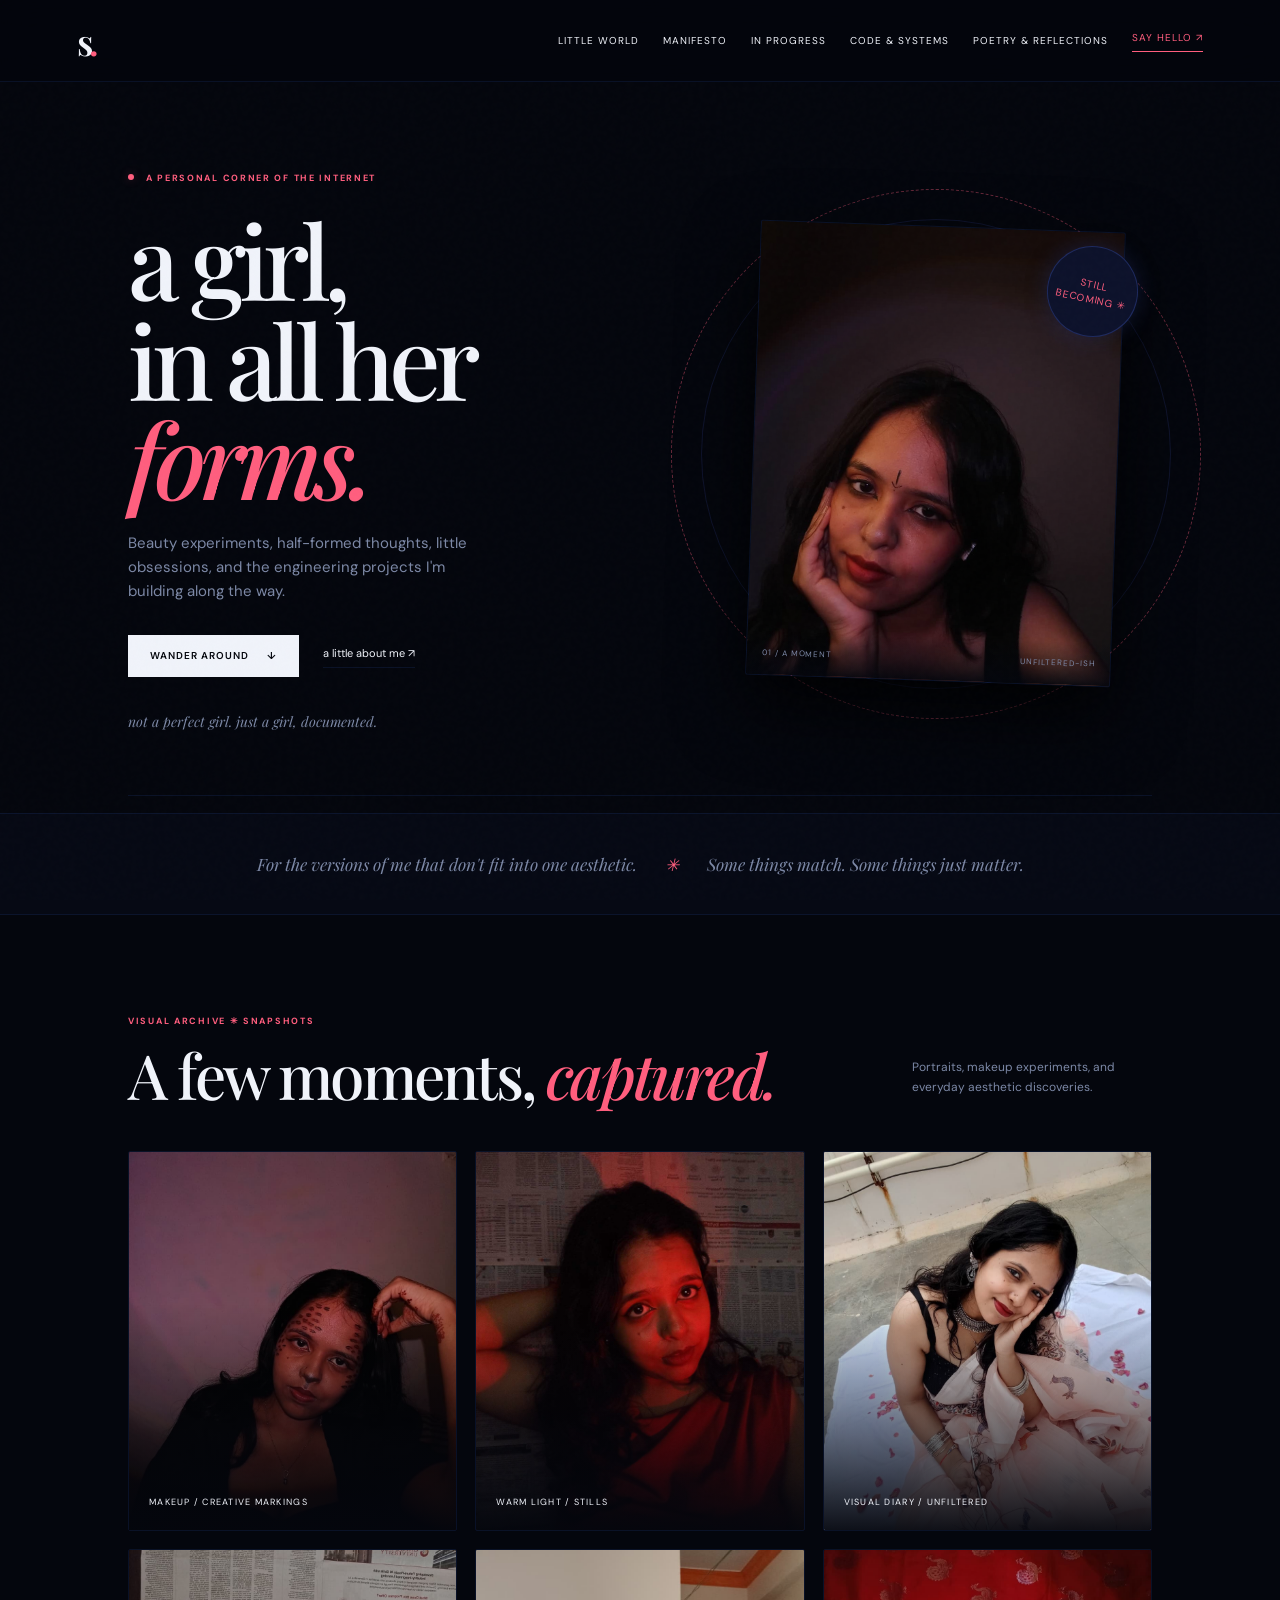
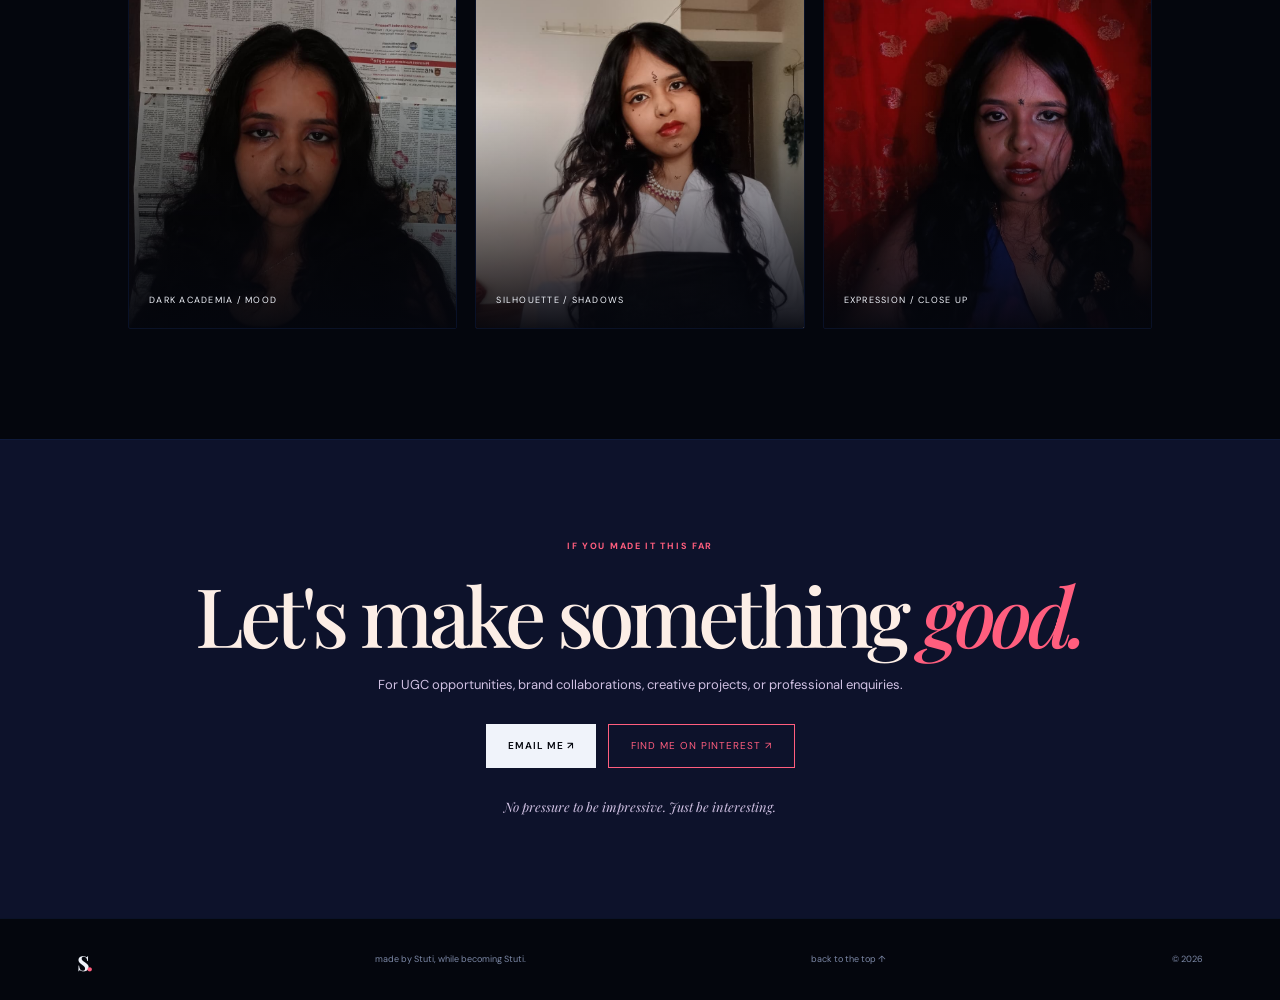
<file: index.html>
<!doctype html>
<html lang="en">
<head>
  <meta charset="utf-8">
  <meta name="viewport" content="width=device-width, initial-scale=1">
  <meta name="theme-color" content="#04060d">
  <meta name="description" content="Stuti's personal corner of the internet — beauty, creative experiments, words, and things in progress.">

  <title>Stuti — a girl, in all her forms</title>
  <link rel="preconnect" href="https://fonts.googleapis.com">
  <link rel="preconnect" href="https://fonts.gstatic.com" crossorigin>
  <link href="https://fonts.googleapis.com/css2?family=DM+Sans:wght@400;500;600;700&family=Playfair+Display:ital,wght@0,500;0,600;0,700;1,500;1,600&display=swap" rel="stylesheet">
  <link rel="stylesheet" href="styles.css">
</head>
<body>
  <div class="grain" aria-hidden="true"></div>
  
  <header class="site-header">
    <a class="wordmark" href="index.html" aria-label="Stuti home">s<span>.</span></a>
    <nav aria-label="Main navigation">
      <a href="world.html">LITTLE WORLD</a>
      <a href="manifesto.html">MANIFESTO</a>
      <a href="creates.html">IN PROGRESS</a>
      <a href="tech.html">CODE &amp; SYSTEMS</a>
      <a href="reflections.html">POETRY &amp; REFLECTIONS</a>
      <a class="nav-contact" href="#contact">SAY HELLO ↗</a>
    </nav>
    <button class="menu-toggle" aria-label="Toggle menu" aria-expanded="false">☰</button>
  </header>

  <main>
    <!-- HERO LANDING SECTION -->
    <section class="hero" id="home">
      <div class="hero-copy">
        <p class="eyebrow"><span class="dot"></span> a personal corner of the internet</p>
        <h1>a girl,<br>in all her <em>forms.</em></h1>
        <p class="hero-intro">Beauty experiments, half-formed thoughts, little obsessions, and the engineering projects I'm building along the way.</p>
        <div class="hero-actions">
          <a class="button button-light" href="world.html">wander around <span>↓</span></a>
          <a class="text-link" href="manifesto.html">a little about me ↗</a>
        </div>
        <p class="hand-note">not a perfect girl. just a girl, documented.</p>
      </div>
      <div class="hero-art">
        <div class="hero-image hero-slideshow">
          <img class="slide active" src="assets/portrait-1.jpg" alt="Stuti portrait 1">
          <img class="slide" src="assets/portrait-2.jpg" alt="Stuti portrait 2">
          <img class="slide" src="assets/portrait-3.jpg" alt="Stuti portrait 3">
          
          <div class="image-caption">
            <span>01 / A MOMENT</span>
            <span>UNFILTERED-ISH</span>
          </div>
        </div>
        <div class="orbit orbit-one"></div>
        <div class="orbit orbit-two"></div>
        <div class="stamp">STILL<br>BECOMING ✳</div>
      </div>
      <div class="hero-bottom"><span>SCROLL A LITTLE</span><span>✳</span><span>BUILT WITH FEELING IN BENGALURU</span></div>
    </section>

    <!-- INTRO STRIP -->
    <section class="intro-strip">
      <p>For the versions of me that don't fit into one aesthetic.</p>
      <span>✳</span>
      <p>Some things match. Some things just matter.</p>
    </section>

    <!-- VISUAL ARCHIVE GALLERY -->
    <section class="section gallery-section" id="gallery">
      <div class="section-heading">
        <div>
          <p class="eyebrow">VISUAL ARCHIVE ✳ SNAPSHOTS</p>
          <h2>A few moments, <em>captured.</em></h2>
        </div>
        <p class="section-aside">Portraits, makeup experiments, and everyday aesthetic discoveries.</p>
      </div>

      <div class="gallery-grid">
        <div class="gallery-item">
          <img src="assets/portrait-4.jpg" alt="Stuti portrait experiment 4">
          <div class="gallery-overlay"><span>MAKEUP / CREATIVE MARKINGS</span></div>
        </div>
        <div class="gallery-item">
          <img src="assets/portrait-5.jpg" alt="Stuti portrait experiment 5">
          <div class="gallery-overlay"><span>WARM LIGHT / STILLS</span></div>
        </div>
        <div class="gallery-item">
          <img src="assets/portrait-6.jpg" alt="Stuti portrait experiment 6">
          <div class="gallery-overlay"><span>VISUAL DIARY / UNFILTERED</span></div>
        </div>
        <div class="gallery-item">
          <img src="assets/portrait-7.jpg" alt="Stuti portrait experiment 7">
          <div class="gallery-overlay"><span>DARK ACADEMIA / MOOD</span></div>
        </div>
        <div class="gallery-item">
          <img src="assets/portrait-8.jpg" alt="Stuti portrait experiment 8">
          <div class="gallery-overlay"><span>SILHOUETTE / SHADOWS</span></div>
        </div>
        <div class="gallery-item">
          <img src="assets/portrait-9.jpg" alt="Stuti portrait experiment 9">
          <div class="gallery-overlay"><span>EXPRESSION / CLOSE UP</span></div>
        </div>
      </div>
    </section>

    <!-- CONTACT SECTION -->
    <section class="contact-section" id="contact">
      <p class="eyebrow">IF YOU MADE IT THIS FAR</p>
      <h2>Let's make something <em>good.</em></h2>
      <p>For UGC opportunities, brand collaborations, creative projects, or professional enquiries.</p>
      <div class="contact-actions">
        <a class="button button-light" href="mailto:embroidedstories25@gmail.com">email me ↗</a>
        <a class="button button-outline" href="https://in.pinterest.com/stutik0907/" target="_blank" rel="noreferrer">find me on Pinterest ↗</a>
      </div>
      <p class="contact-note">No pressure to be impressive. Just be interesting.</p>
    </section>
  </main>

  <footer class="site-footer">
    <a class="wordmark" href="index.html">s<span>.</span></a>
    <p>made by Stuti, while becoming Stuti.</p>
    <a href="#home">back to the top ↑</a>
    <span>© <span id="year"></span></span>
  </footer>

  <script src="script.js"></script>
</body>
</html>
</file>
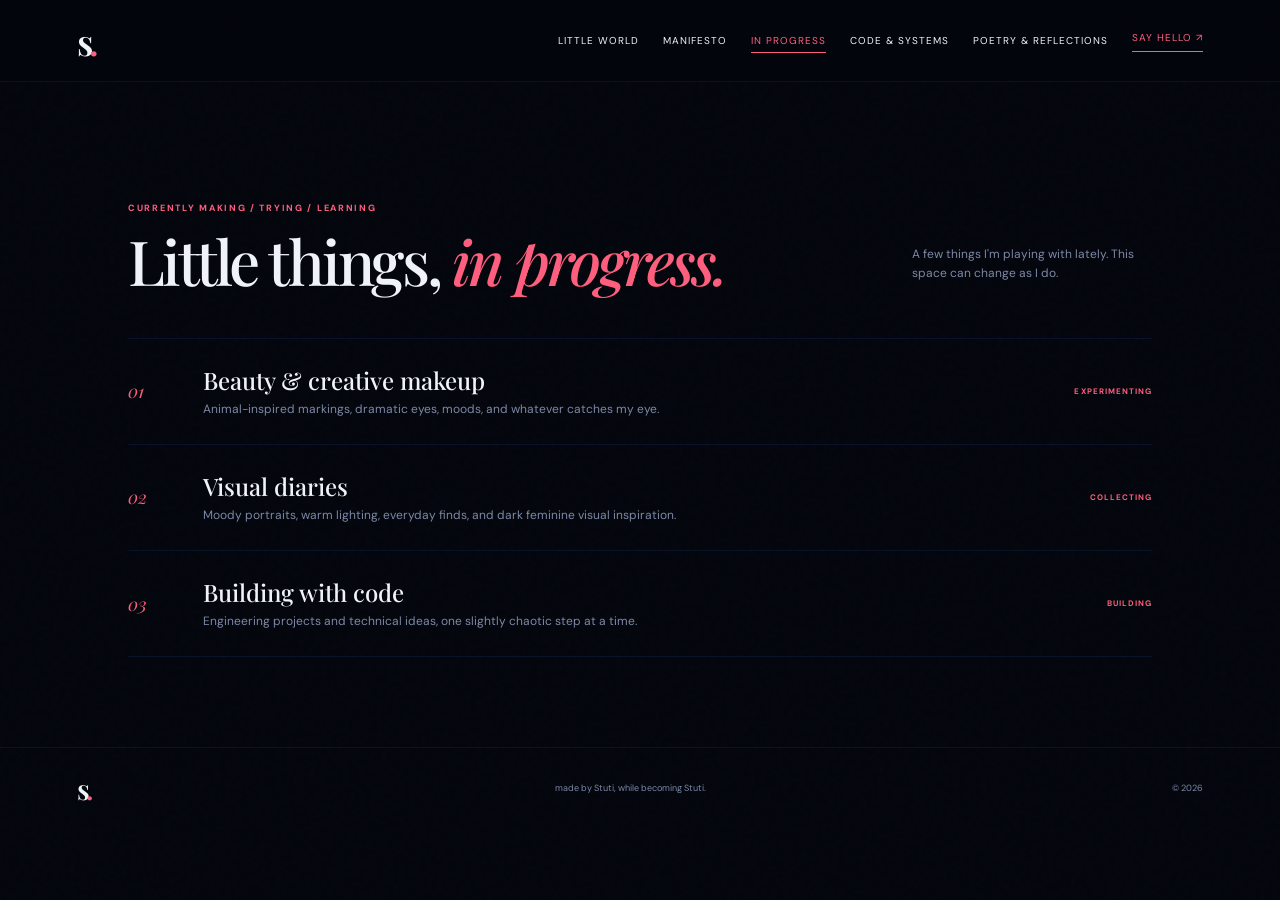
<file: creates.html>
<!doctype html>
<html lang="en">
<head>
  <meta charset="utf-8">
  <meta name="viewport" content="width=device-width, initial-scale=1">
  <title>In Progress — Stuti</title>
  <link rel="preconnect" href="https://fonts.googleapis.com">
  <link rel="preconnect" href="https://fonts.gstatic.com" crossorigin>
  <link href="https://fonts.googleapis.com/css2?family=DM+Sans:wght@400;500;600;700&family=Playfair+Display:ital,wght@0,500;0,600;0,700;1,500;1,600&display=swap" rel="stylesheet">
  <link rel="stylesheet" href="styles.css">
</head>
<body>
  <div class="grain" aria-hidden="true"></div>
  
  <header class="site-header">
    <a class="wordmark" href="index.html">s<span>.</span></a>
    <nav>
      <a href="world.html">LITTLE WORLD</a>
      <a href="manifesto.html">MANIFESTO</a>
      <a href="creates.html" class="active">IN PROGRESS</a>
      <a href="tech.html">CODE &amp; SYSTEMS</a>
      <a href="reflections.html">POETRY &amp; REFLECTIONS</a>
      <a class="nav-contact" href="index.html#contact">SAY HELLO ↗</a>
    </nav>
  </header>

  <main class="section creates-section">
    <div class="section-heading">
      <div><p class="eyebrow">CURRENTLY MAKING / TRYING / LEARNING</p><h2>Little things, <em>in progress.</em></h2></div>
      <p class="section-aside">A few things I'm playing with lately. This space can change as I do.</p>
    </div>
    <div class="create-list">
      <article class="create-item"><span class="create-index">01</span><div><h3>Beauty &amp; creative makeup</h3><p>Animal-inspired markings, dramatic eyes, moods, and whatever catches my eye.</p></div><span class="status">EXPERIMENTING</span></article>
      <article class="create-item"><span class="create-index">02</span><div><h3>Visual diaries</h3><p>Moody portraits, warm lighting, everyday finds, and dark feminine visual inspiration.</p></div><span class="status">COLLECTING</span></article>
      <article class="create-item"><span class="create-index">03</span><div><h3>Building with code</h3><p>Engineering projects and technical ideas, one slightly chaotic step at a time.</p></div><span class="status">BUILDING</span></article>
    </div>
  </main>

  <footer class="site-footer">
    <a class="wordmark" href="index.html">s<span>.</span></a>
    <p>made by Stuti, while becoming Stuti.</p>
    <span>© <span id="year"></span></span>
  </footer>
  <script src="script.js"></script>
</body>
</html>
</file>
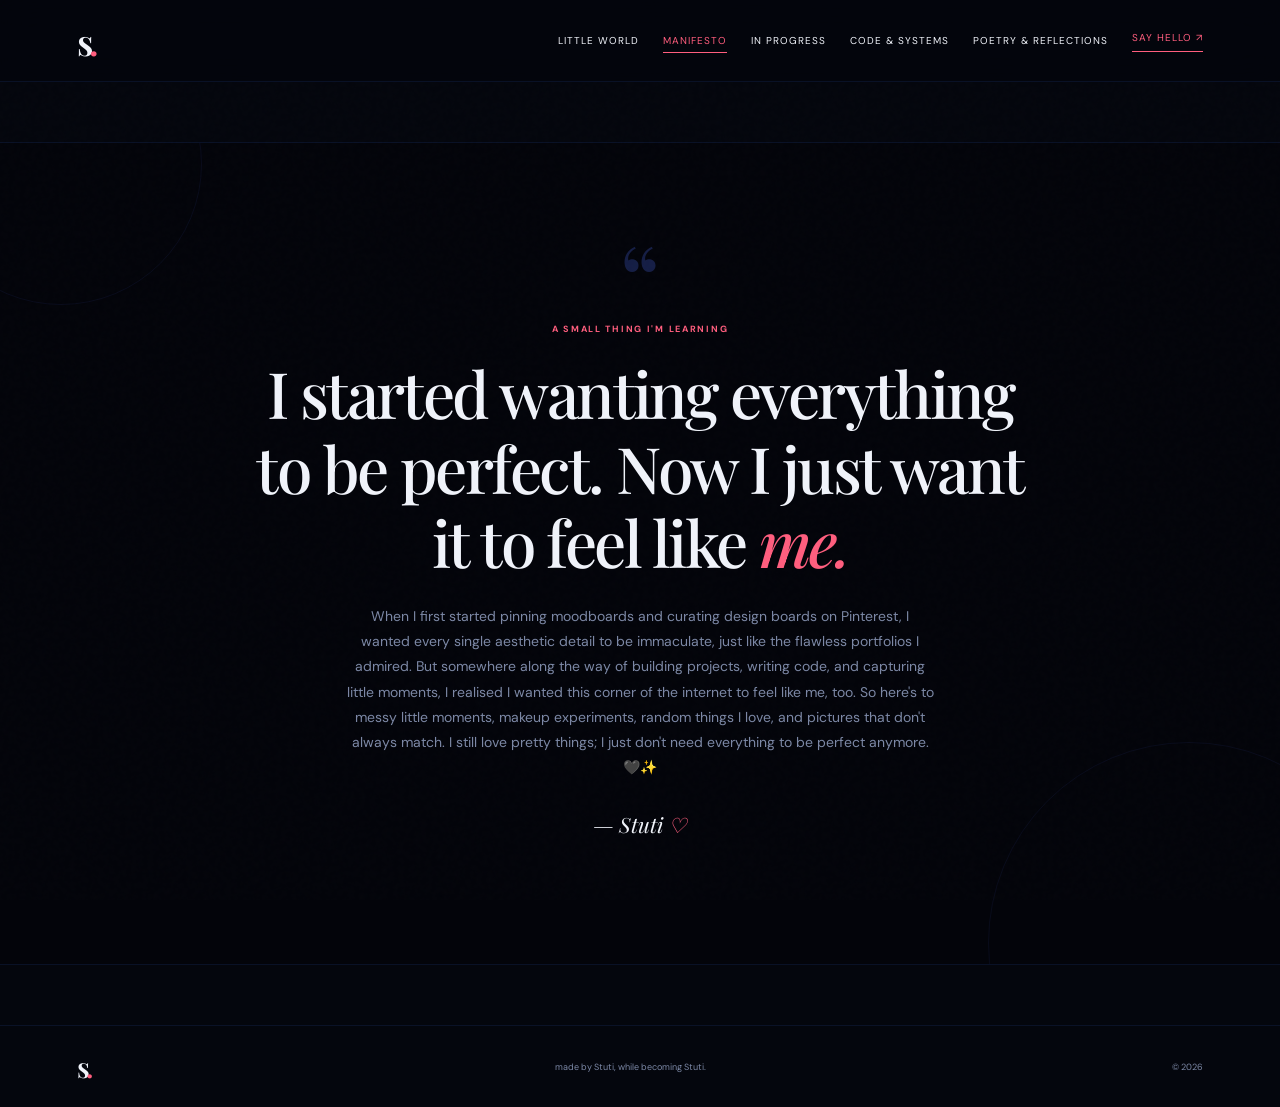
<file: manifesto.html>
<!doctype html>
<html lang="en">
<head>
  <meta charset="utf-8">
  <meta name="viewport" content="width=device-width, initial-scale=1">
  <title>Manifesto — Stuti</title>
  <link rel="preconnect" href="https://fonts.googleapis.com">
  <link rel="preconnect" href="https://fonts.gstatic.com" crossorigin>
  <link href="https://fonts.googleapis.com/css2?family=DM+Sans:wght@400;500;600;700&family=Playfair+Display:ital,wght@0,500;0,600;0,700;1,500;1,600&display=swap" rel="stylesheet">
  <link rel="stylesheet" href="styles.css">
</head>
<body>
  <div class="grain" aria-hidden="true"></div>
  
  <header class="site-header">
    <a class="wordmark" href="index.html">s<span>.</span></a>
    <nav>
      <a href="world.html">LITTLE WORLD</a>
      <a href="manifesto.html" class="active">MANIFESTO</a>
      <a href="creates.html">IN PROGRESS</a>
      <a href="tech.html">CODE &amp; SYSTEMS</a>
      <a href="reflections.html">POETRY &amp; REFLECTIONS</a>
      <a class="nav-contact" href="index.html#contact">SAY HELLO ↗</a>
    </nav>
  </header>

  <main class="manifesto-page">
    <section class="manifesto">
      <div class="manifesto-mark">“</div>
      <p class="eyebrow">A SMALL THING I'M LEARNING</p>
      <h2>I started wanting everything to be perfect. Now I just want it to feel like <em>me.</em></h2>
      <p class="manifesto-body">
        When I first started pinning moodboards and curating design boards on Pinterest, I wanted every single aesthetic detail to be immaculate, just like the flawless portfolios I admired. But somewhere along the way of building projects, writing code, and capturing little moments, I realised I wanted this corner of the internet to feel like me, too. So here's to messy little moments, makeup experiments, random things I love, and pictures that don't always match. I still love pretty things; I just don't need everything to be perfect anymore. 🖤✨
      </p>
      <p class="signature">— Stuti <span>♡</span></p>
    </section>
  </main>

  <footer class="site-footer">
    <a class="wordmark" href="index.html">s<span>.</span></a>
    <p>made by Stuti, while becoming Stuti.</p>
    <span>© <span id="year"></span></span>
  </footer>
  <script src="script.js"></script>
</body>
</html>
</file>
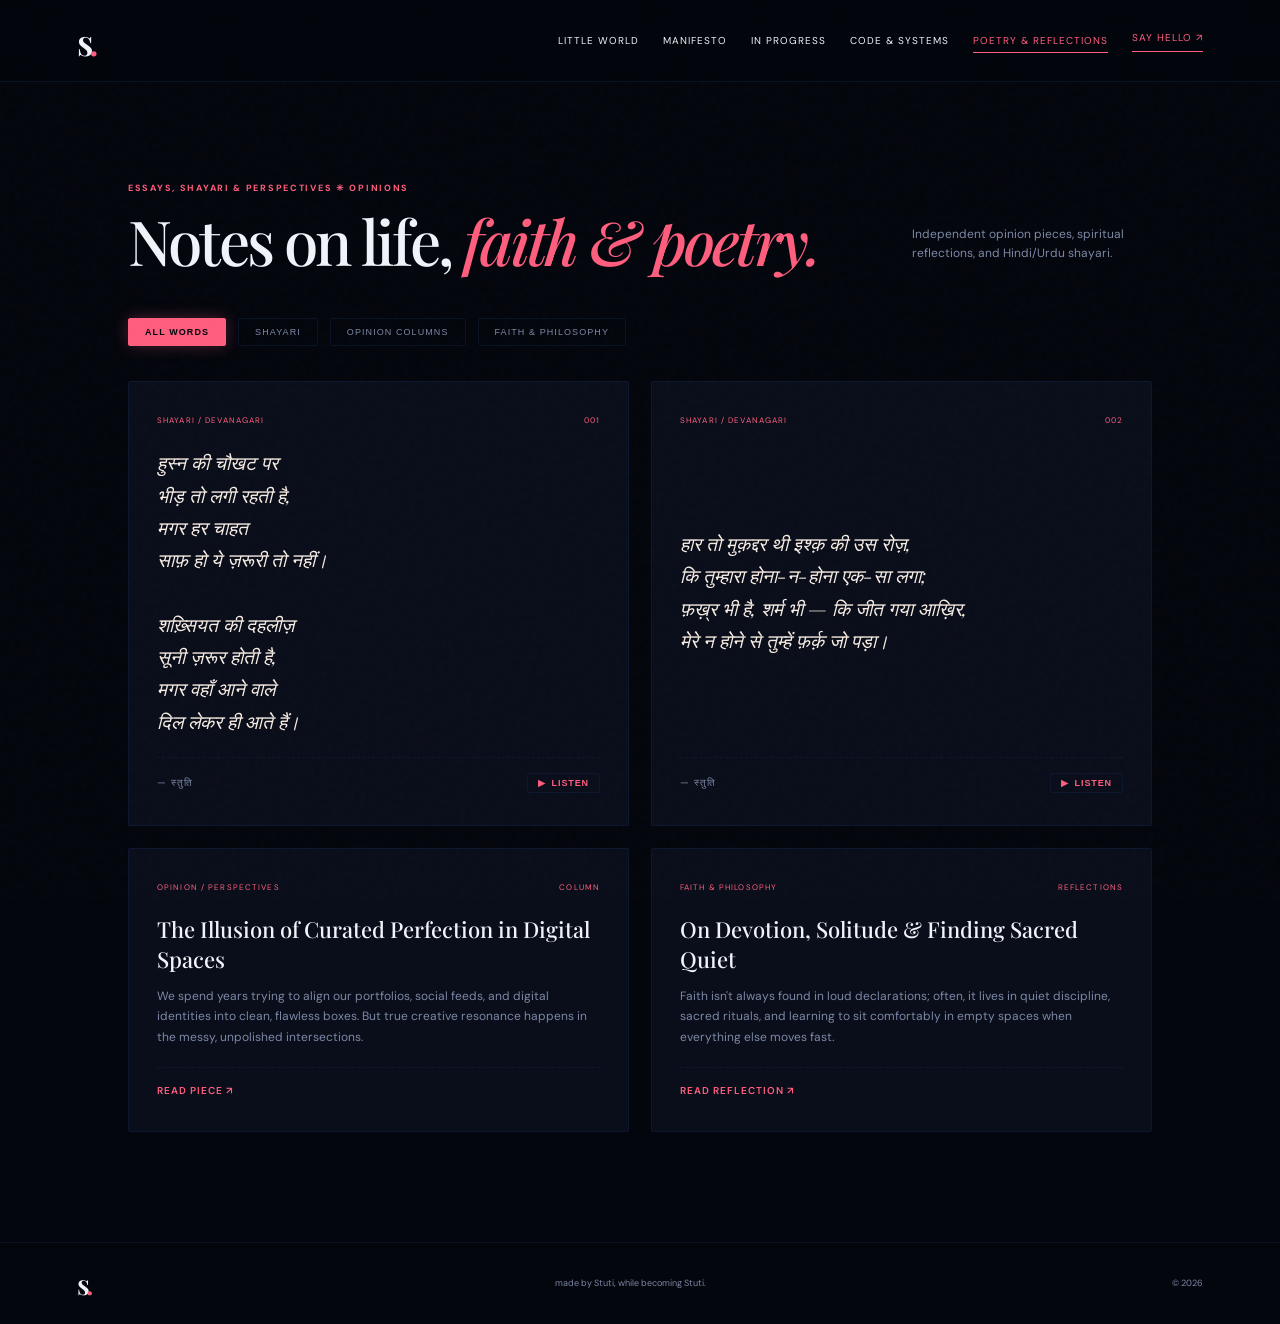
<file: reflections.html>
<!doctype html>
<html lang="en">
<head>
  <meta charset="utf-8">
  <meta name="viewport" content="width=device-width, initial-scale=1">
  <title>Poetry & Reflections — Stuti</title>
  <link rel="preconnect" href="https://fonts.googleapis.com">
  <link rel="preconnect" href="https://fonts.gstatic.com" crossorigin>
  <link href="https://fonts.googleapis.com/css2?family=DM+Sans:wght@400;500;600;700&family=Playfair+Display:ital,wght@0,500;0,600;0,700;1,500;1,600&display=swap" rel="stylesheet">
  <link rel="stylesheet" href="styles.css">
</head>
<body>
  <div class="grain" aria-hidden="true"></div>
  
  <header class="site-header">
    <a class="wordmark" href="index.html">s<span>.</span></a>
    <nav>
      <a href="world.html">LITTLE WORLD</a>
      <a href="manifesto.html">MANIFESTO</a>
      <a href="creates.html">IN PROGRESS</a>
      <a href="tech.html">CODE &amp; SYSTEMS</a>
      <a href="reflections.html" class="active">POETRY &amp; REFLECTIONS</a>
      <a class="nav-contact" href="index.html#contact">SAY HELLO ↗</a>
    </nav>
  </header>

  <main class="section essays-section">
    <div class="section-heading">
      <div>
        <p class="eyebrow">ESSAYS, SHAYARI &amp; PERSPECTIVES ✳ OPINIONS</p>
        <h2>Notes on life, <em>faith &amp; poetry.</em></h2>
      </div>
      <p class="section-aside">Independent opinion pieces, spiritual reflections, and Hindi/Urdu shayari.</p>
    </div>

    <div class="essay-tabs">
      <button class="essay-tab active" data-category="all">All Words</button>
      <button class="essay-tab" data-category="shayari">Shayari</button>
      <button class="essay-tab" data-category="opinions">Opinion Columns</button>
      <button class="essay-tab" data-category="faith">Faith &amp; Philosophy</button>
    </div>

    <div class="essays-grid">
      <article class="essay-card" data-category="shayari">
        <div class="essay-meta">
          <span class="essay-tag">SHAYARI / DEVANAGARI</span>
          <span class="essay-date">001</span>
        </div>
        <p class="essay-poetry">
          हुस्न की चौखट पर<br>
          भीड़ तो लगी रहती है,<br>
          मगर हर चाहत<br>
          साफ़ हो ये ज़रूरी तो नहीं।<br><br>
          शख़्सियत की दहलीज़<br>
          सूनी ज़रूर होती है,<br>
          मगर वहाँ आने वाले<br>
          दिल लेकर ही आते हैं।
        </p>
        <div class="essay-footer">
          <span>— स्तुति</span>
        </div>
      </article>

      <article class="essay-card" data-category="shayari">
        <div class="essay-meta">
          <span class="essay-tag">SHAYARI / DEVANAGARI</span>
          <span class="essay-date">002</span>
        </div>
        <p class="essay-poetry">
          हार तो मुक़द्दर थी इश्क़ की उस रोज़,<br>
          कि तुम्हारा होना-न-होना एक-सा लगा;<br>
          फ़ख़्र भी है, शर्म भी — कि जीत गया आख़िर,<br>
          मेरे न होने से तुम्हें फ़र्क़ जो पड़ा।
        </p>
        <div class="essay-footer">
          <span>— स्तुति</span>
        </div>
      </article>

      <article class="essay-card" data-category="opinions">
        <div class="essay-meta">
          <span class="essay-tag">OPINION / PERSPECTIVES</span>
          <span class="essay-date">COLUMN</span>
        </div>
        <h4>The Illusion of Curated Perfection in Digital Spaces</h4>
        <p class="essay-excerpt">
          We spend years trying to align our portfolios, social feeds, and digital identities into clean, flawless boxes. But true creative resonance happens in the messy, unpolished intersections.
        </p>
        <div class="essay-footer">
          <a href="#" class="essay-link">read piece ↗</a>
        </div>
      </article>

      <article class="essay-card" data-category="faith">
        <div class="essay-meta">
          <span class="essay-tag">FAITH &amp; PHILOSOPHY</span>
          <span class="essay-date">REFLECTIONS</span>
        </div>
        <h4>On Devotion, Solitude &amp; Finding Sacred Quiet</h4>
        <p class="essay-excerpt">
          Faith isn't always found in loud declarations; often, it lives in quiet discipline, sacred rituals, and learning to sit comfortably in empty spaces when everything else moves fast.
        </p>
        <div class="essay-footer">
          <a href="#" class="essay-link">read reflection ↗</a>
        </div>
      </article>
    </div>
  </main>

  <footer class="site-footer">
    <a class="wordmark" href="index.html">s<span>.</span></a>
    <p>made by Stuti, while becoming Stuti.</p>
    <span>© <span id="year"></span></span>
  </footer>
  <script src="script.js"></script>
</body>
</html>
</file>
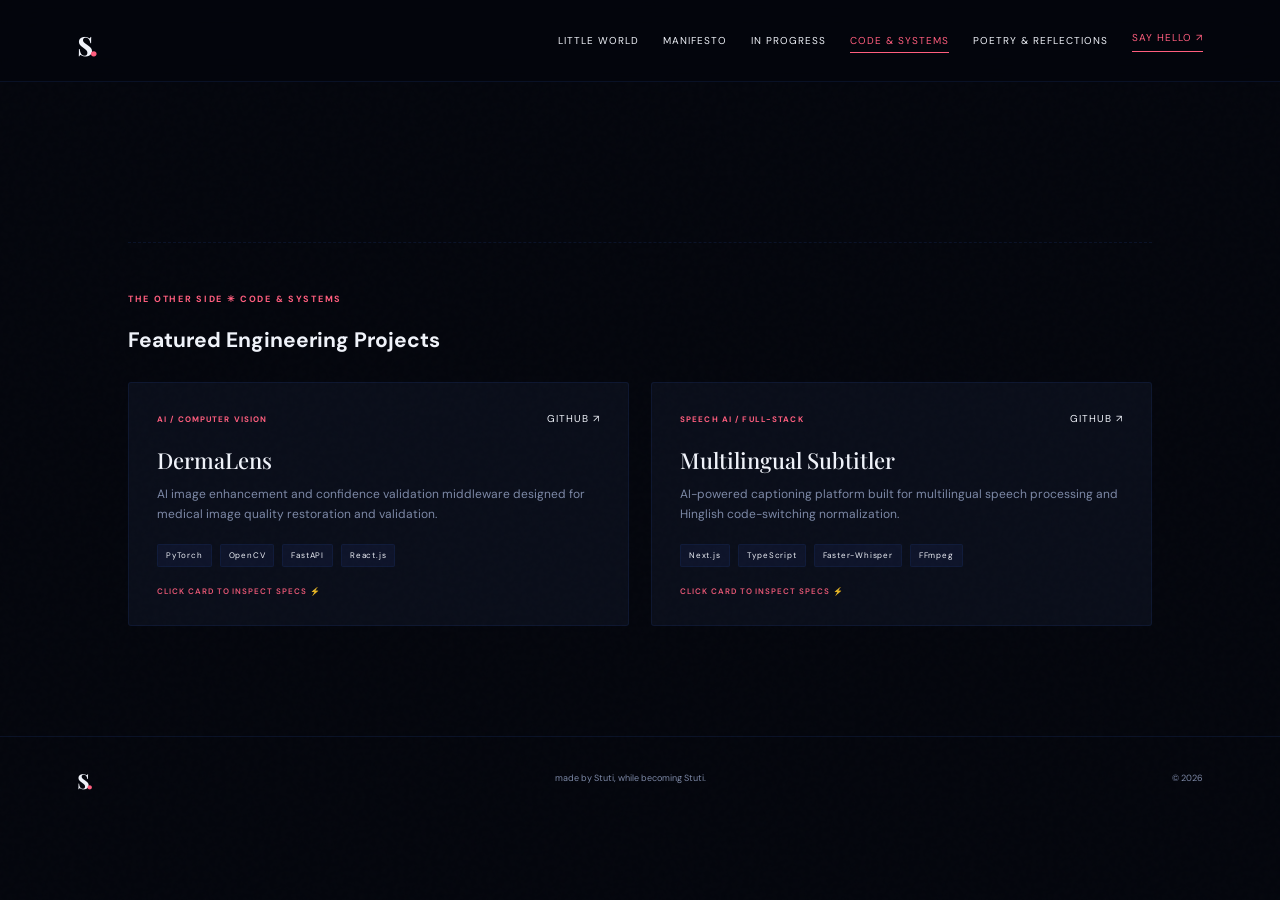
<file: tech.html>
<!doctype html>
<html lang="en">
<head>
  <meta charset="utf-8">
  <meta name="viewport" content="width=device-width, initial-scale=1">
  <title>Code & Systems — Stuti</title>
  <link rel="preconnect" href="https://fonts.googleapis.com">
  <link rel="preconnect" href="https://fonts.gstatic.com" crossorigin>
  <link href="https://fonts.googleapis.com/css2?family=DM+Sans:wght@400;500;600;700&family=Playfair+Display:ital,wght@0,500;0,600;0,700;1,500;1,600&display=swap" rel="stylesheet">
  <link rel="stylesheet" href="styles.css">
</head>
<body>
  <div class="grain" aria-hidden="true"></div>
  
  <header class="site-header">
    <a class="wordmark" href="index.html">s<span>.</span></a>
    <nav>
      <a href="world.html">LITTLE WORLD</a>
      <a href="manifesto.html">MANIFESTO</a>
      <a href="creates.html">IN PROGRESS</a>
      <a href="tech.html" class="active">CODE &amp; SYSTEMS</a>
      <a href="reflections.html">POETRY &amp; REFLECTIONS</a>
      <a class="nav-contact" href="index.html#contact">SAY HELLO ↗</a>
    </nav>
  </header>

  <main class="section tech-section">
    <div class="tech-grid-heading">
      <p class="eyebrow">THE OTHER SIDE ✳ CODE &amp; SYSTEMS</p>
      <h2>Featured Engineering Projects</h2>
    </div>

    <div class="projects-grid">
      <div class="project-card" data-project="dermalens">
        <div class="project-header">
          <span class="project-tag">AI / COMPUTER VISION</span>
          <div class="project-links">
            <a href="https://github.com/stutikatiyar" target="_blank" rel="noreferrer">github ↗</a>
          </div>
        </div>
        <h4>DermaLens</h4>
        <p>AI image enhancement and confidence validation middleware designed for medical image quality restoration and validation.</p>
        <div class="tech-stack">
          <span>PyTorch</span>
          <span>OpenCV</span>
          <span>FastAPI</span>
          <span>React.js</span>
        </div>
        <div class="card-inspect-hint">click card to inspect specs ⚡</div>
      </div>

      <div class="project-card" data-project="subtitler">
        <div class="project-header">
          <span class="project-tag">SPEECH AI / FULL-STACK</span>
          <div class="project-links">
            <a href="https://github.com/stutikatiyar" target="_blank" rel="noreferrer">github ↗</a>
          </div>
        </div>
        <h4>Multilingual Subtitler</h4>
        <p>AI-powered captioning platform built for multilingual speech processing and Hinglish code-switching normalization.</p>
        <div class="tech-stack">
          <span>Next.js</span>
          <span>TypeScript</span>
          <span>Faster-Whisper</span>
          <span>FFmpeg</span>
        </div>
        <div class="card-inspect-hint">click card to inspect specs ⚡</div>
      </div>
    </div>
  </main>

  <footer class="site-footer">
    <a class="wordmark" href="index.html">s<span>.</span></a>
    <p>made by Stuti, while becoming Stuti.</p>
    <span>© <span id="year"></span></span>
  </footer>

  <!-- Project Inspection Modal -->
  <div id="project-modal" class="project-modal" aria-hidden="true" role="dialog">
    <div class="project-modal-backdrop" id="project-modal-backdrop"></div>
    <div class="project-modal-content">
      <button class="project-modal-close" id="project-modal-close" aria-label="Close project modal">&times;</button>
      <div class="project-modal-header">
        <span class="project-tag" id="pm-tag"></span>
        <h3 id="pm-title"></h3>
        <p id="pm-desc"></p>
      </div>
      
      <div class="project-modal-tabs">
        <button class="pm-tab active" data-tab="architecture">Architecture &amp; Specs</button>
        <button class="pm-tab" data-tab="tech">Tech Stack</button>
        <button class="pm-tab" data-tab="code">Pipeline Snippet</button>
      </div>

      <div class="project-modal-body">
        <div class="pm-tab-content active" id="pm-tab-architecture">
          <ul class="pm-feature-list" id="pm-features"></ul>
        </div>
        <div class="pm-tab-content" id="pm-tab-tech">
          <div class="pm-tech-grid" id="pm-tech-list"></div>
        </div>
        <div class="pm-tab-content" id="pm-tab-code">
          <pre><code id="pm-code-snippet"></code></pre>
        </div>
      </div>

      <div class="project-modal-footer">
        <a id="pm-github-link" href="https://github.com/stutikatiyar" target="_blank" rel="noreferrer" class="button button-light">View Repository on GitHub ↗</a>
      </div>
    </div>
  </div>

  <script src="script.js"></script>
</body>
</html>
</file>
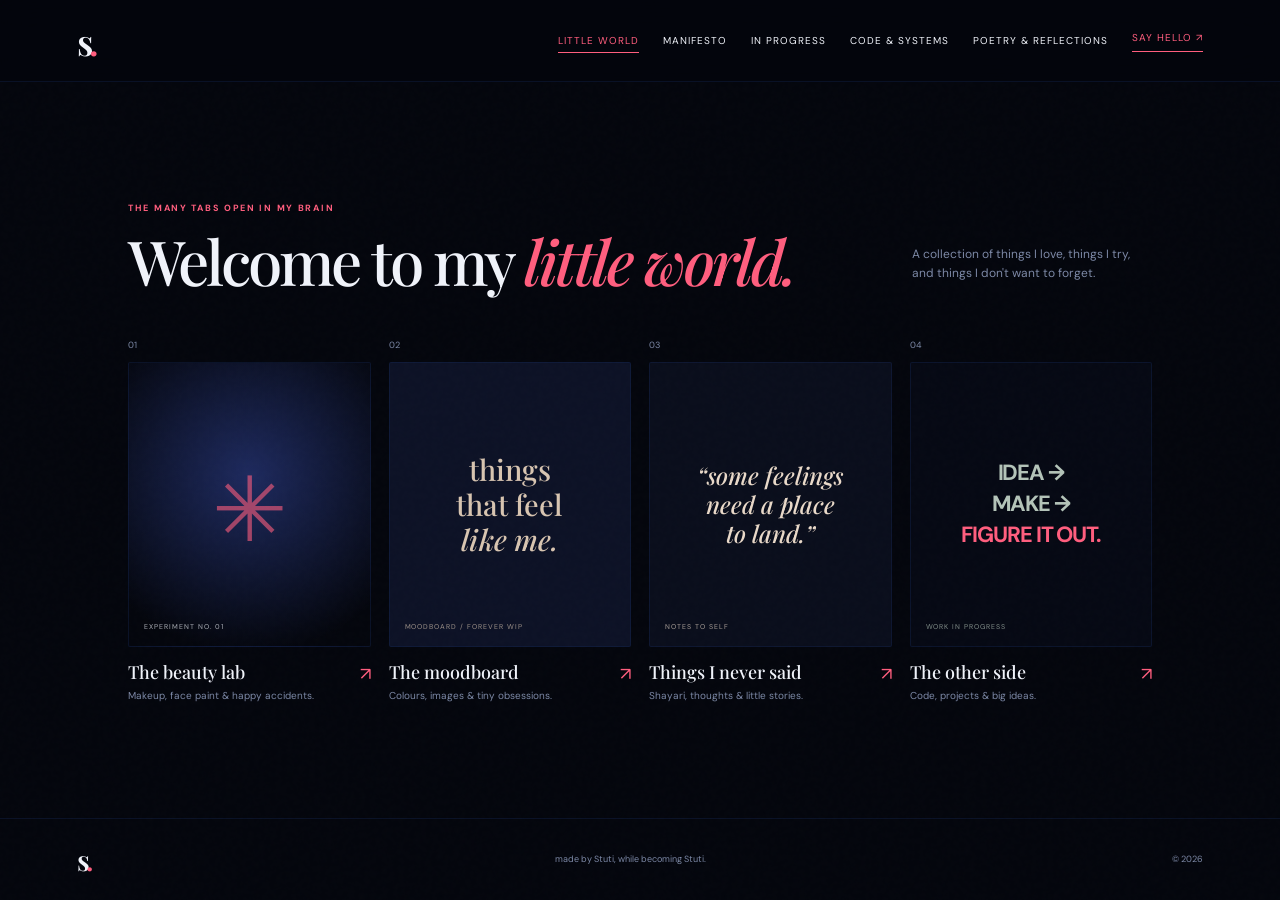
<file: world.html>
<!doctype html>
<html lang="en">
<head>
  <meta charset="utf-8">
  <meta name="viewport" content="width=device-width, initial-scale=1">
  <title>Little World — Stuti</title>
  <link rel="preconnect" href="https://fonts.googleapis.com">
  <link rel="preconnect" href="https://fonts.gstatic.com" crossorigin>
  <link href="https://fonts.googleapis.com/css2?family=DM+Sans:wght@400;500;600;700&family=Playfair+Display:ital,wght@0,500;0,600;0,700;1,500;1,600&display=swap" rel="stylesheet">
  <link rel="stylesheet" href="styles.css">
</head>
<body>
  <div class="grain" aria-hidden="true"></div>
  
  <header class="site-header">
    <a class="wordmark" href="index.html">s<span>.</span></a>
    <nav>
      <a href="world.html" class="active">LITTLE WORLD</a>
      <a href="manifesto.html">MANIFESTO</a>
      <a href="creates.html">IN PROGRESS</a>
      <a href="tech.html">CODE &amp; SYSTEMS</a>
      <a href="reflections.html">POETRY &amp; REFLECTIONS</a>
      <a class="nav-contact" href="index.html#contact">SAY HELLO ↗</a>
    </nav>
  </header>

  <main class="section">
    <div class="section-heading">
      <div><p class="eyebrow">THE MANY TABS OPEN IN MY BRAIN</p><h2>Welcome to my <em>little world.</em></h2></div>
      <p class="section-aside">A collection of things I love, things I try, and things I don't want to forget.</p>
    </div>

    <div class="world-grid">
      <a class="world-card card-beauty" href="creates.html">
        <div class="card-number">01</div><div class="card-art art-beauty"><span>✳</span><small>EXPERIMENT NO. 01</small></div>
        <div class="card-meta"><div><h3>The beauty lab</h3><p>Makeup, face paint &amp; happy accidents.</p></div><span class="arrow">↗</span></div>
      </a>
      <a class="world-card card-mood" href="index.html#gallery">
        <div class="card-number">02</div><div class="card-art art-mood"><span>things<br>that feel<br><em>like me.</em></span><small>MOODBOARD / FOREVER WIP</small></div>
        <div class="card-meta"><div><h3>The moodboard</h3><p>Colours, images &amp; tiny obsessions.</p></div><span class="arrow">↗</span></div>
      </a>
      <a class="world-card card-words" href="reflections.html">
        <div class="card-number">03</div><div class="card-art art-words"><span>“some feelings<br>need a place<br>to land.”</span><small>NOTES TO SELF</small></div>
        <div class="card-meta"><div><h3>Things I never said</h3><p>Shayari, thoughts &amp; little stories.</p></div><span class="arrow">↗</span></div>
      </a>
      <a class="world-card card-build" href="tech.html">
        <div class="card-number">04</div><div class="card-art art-build"><span>IDEA →<br>MAKE →<br><em>FIGURE IT OUT.</em></span><small>WORK IN PROGRESS</small></div>
        <div class="card-meta"><div><h3>The other side</h3><p>Code, projects &amp; big ideas.</p></div><span class="arrow">↗</span></div>
      </a>
    </div>
  </main>

  <footer class="site-footer">
    <a class="wordmark" href="index.html">s<span>.</span></a>
    <p>made by Stuti, while becoming Stuti.</p>
    <span>© <span id="year"></span></span>
  </footer>
  <script src="script.js"></script>
</body>
</html>
</file>
<file: styles.css>
* {
  box-sizing: border-box;
}

:root {
  --paper: #04060d;           
  --ink: #f0f3fa;             
  --muted: #7c88a6;           
  --line: rgba(20, 40, 90, 0.35);
  --card-bg: #0a0e1a;         
  --rust: #1e2a5e;            
  --pop: #ff5e7e;             
  --pop-glow: rgba(255, 94, 126, 0.28);
  --serif: "Playfair Display", Georgia, serif;
  --sans: "DM Sans", Arial, sans-serif;
}

html {
  scroll-behavior: smooth;
  scroll-padding-top: 95px;
}

body {
  margin: 0;
  background: var(--paper);
  color: var(--ink);
  font-family: var(--sans);
  font-size: 14px;
  line-height: 1.6;
  overflow-x: hidden;
}

/* Custom Scrollbar */
::-webkit-scrollbar {
  width: 6px;
}
::-webkit-scrollbar-track {
  background: var(--paper);
}
::-webkit-scrollbar-thumb {
  background: var(--rust);
  border-radius: 3px;
}
::-webkit-scrollbar-thumb:hover {
  background: var(--pop);
}

a {
  color: inherit;
  text-decoration: none;
}

.grain {
  pointer-events: none;
  position: fixed;
  inset: 0;
  z-index: 10;
  opacity: 0.04;
  background-image: url("data:image/svg+xml,%3Csvg viewBox='0 0 180 180' xmlns='http://www.w3.org/2000/svg'%3E%3Cfilter id='n'%3E%3CfeTurbulence type='fractalNoise' baseFrequency='.9' numOctaves='3' stitchTiles='stitch'/%3E%3C/filter%3E%3Crect width='100%25' height='100%25' filter='url(%23n)' opacity='.4'/%3E%3C/svg%3E");
}

.reveal {
  opacity: 0;
  transform: translateY(28px);
  transition: opacity 0.7s cubic-bezier(0.16, 1, 0.3, 1), transform 0.7s cubic-bezier(0.16, 1, 0.3, 1);
}

.reveal.active {
  opacity: 1;
  transform: translateY(0);
}

.site-header {
  height: 82px;
  padding: 0 6vw;
  display: flex;
  align-items: center;
  justify-content: space-between;
  border-bottom: 1px solid var(--line);
  position: sticky;
  top: 0;
  background: rgba(4, 6, 13, 0.92);
  backdrop-filter: blur(16px);
  z-index: 20;
}

.wordmark {
  font: 600 36px var(--serif);
  letter-spacing: -4px;
  transition: transform 0.3s cubic-bezier(0.175, 0.885, 0.32, 1.275);
}

.wordmark:hover {
  transform: scale(1.05);
}

.wordmark span {
  color: var(--pop);
}

nav {
  display: flex;
  align-items: center;
  gap: 24px;
  font-size: 10px;
  text-transform: uppercase;
  letter-spacing: 0.1em;
}

nav a {
  position: relative;
  transition: color 0.25s ease;
}

nav a:hover,
.text-link:hover {
  color: var(--pop);
}

nav a::after {
  content: "";
  position: absolute;
  bottom: -4px;
  left: 0;
  width: 0%;
  height: 1px;
  background: var(--pop);
  transition: width 0.25s ease;
}

nav a:hover::after,
nav a.active::after {
  width: 100%;
}

nav a.active {
  color: var(--pop);
}

.nav-contact {
  border-bottom: 1px solid var(--pop);
  padding-bottom: 5px;
  color: var(--pop);
}

.menu-toggle {
  display: none;
  border: 0;
  background: none;
  color: var(--ink);
  font-size: 22px;
  cursor: pointer;
}

.hero {
  min-height: 670px;
  padding: 80px 10vw 36px;
  display: grid;
  grid-template-columns: 1fr 0.85fr;
  gap: 8%;
  align-items: center;
  position: relative;
  overflow: hidden;
}

.hero-copy {
  max-width: 560px;
  z-index: 2;
}

.eyebrow {
  font-size: 9px;
  letter-spacing: 0.19em;
  font-weight: 700;
  color: var(--pop);
  text-transform: uppercase;
}

.dot {
  display: inline-block;
  width: 6px;
  height: 6px;
  border-radius: 50%;
  background: var(--pop);
  box-shadow: 0 0 10px var(--pop-glow);
  margin: 0 8px 1px 0;
}

.hero h1 {
  font: 500 clamp(62px, 8vw, 112px)/0.97 var(--serif);
  letter-spacing: -0.065em;
  margin: 24px 0;
}

.hero h1 em,
h2 em {
  font-weight: 500;
  color: var(--pop);
  font-style: italic;
}

.hero-intro {
  max-width: 360px;
  color: var(--muted);
  font-size: 15px;
}

.hero-actions {
  display: flex;
  align-items: center;
  gap: 24px;
  margin-top: 32px;
}

.button {
  display: inline-flex;
  align-items: center;
  gap: 18px;
  padding: 13px 22px;
  font-size: 10px;
  text-transform: uppercase;
  letter-spacing: 0.1em;
  transition: transform 0.3s cubic-bezier(0.16, 1, 0.3, 1), background 0.2s, box-shadow 0.2s;
  border: none;
  cursor: pointer;
  position: relative;
  overflow: hidden;
}

.button:hover {
  transform: translateY(-4px);
}

.button-light {
  background: var(--ink);
  color: var(--paper);
  font-weight: 600;
}

.button-light:hover {
  background: var(--pop);
  color: var(--paper);
  box-shadow: 0 10px 25px var(--pop-glow);
}

.text-link {
  font-size: 11px;
  border-bottom: 1px solid var(--line);
  padding-bottom: 4px;
}

.hand-note {
  font: italic 14px var(--serif);
  color: var(--muted);
  margin-top: 35px;
}

.hero-art {
  position: relative;
  min-height: 450px;
  width: min(100%, 365px);
  margin: 0 auto;
  display: flex;
  align-items: center;
  justify-content: center;
}

.hero-image {
  width: 100%;
  height: 455px;
  position: relative;
  z-index: 2;
  transform: rotate(2deg);
  box-shadow: 0 30px 70px rgba(0, 0, 0, 0.85);
  transition: transform 0.5s ease;
}

.hero-image:hover {
  transform: rotate(0deg) scale(1.02);
}

.hero-slideshow {
  position: relative;
  overflow: hidden;
  border-radius: 2px;
  border: 1px solid var(--line);
}

.hero-slideshow .slide {
  position: absolute;
  inset: 0;
  width: 100%;
  height: 100%;
  object-fit: cover;
  opacity: 0;
  transition: opacity 1.2s ease-in-out, transform 6s ease;
  z-index: 1;
  transform: scale(1);
}

.hero-slideshow .slide.active {
  opacity: 1;
  z-index: 2;
  transform: scale(1.06);
}

.hero-slideshow .image-caption {
  position: absolute;
  bottom: 0;
  left: 0;
  right: 0;
  padding: 15px;
  display: flex;
  justify-content: space-between;
  background: linear-gradient(transparent, rgba(4, 6, 13, 0.92));
  font-size: 8px;
  text-transform: uppercase;
  letter-spacing: 0.12em;
  color: var(--muted);
  z-index: 3;
}

.orbit {
  position: absolute;
  border: 1px solid rgba(30, 42, 94, 0.4);
  border-radius: 50%;
  width: 470px;
  height: 470px;
  animation: spin 35s linear infinite;
}

.orbit-two {
  width: 530px;
  height: 530px;
  border-style: dashed;
  opacity: 0.4;
  border-color: var(--pop);
  animation: spinReverse 45s linear infinite;
}

@keyframes spin {
  from { transform: rotate(0deg); }
  to { transform: rotate(360deg); }
}

@keyframes spinReverse {
  from { transform: rotate(360deg); }
  to { transform: rotate(0deg); }
}

.stamp {
  position: absolute;
  right: -20px;
  top: 20px;
  background: #0d122b;
  color: var(--pop);
  border: 1px solid var(--rust);
  border-radius: 50%;
  width: 91px;
  height: 91px;
  display: grid;
  place-content: center;
  text-align: center;
  font-size: 10px;
  line-height: 1.5;
  letter-spacing: 0.08em;
  transform: rotate(12deg);
  z-index: 5;
  box-shadow: 0 0 20px rgba(30, 42, 94, 0.5);
  transition: transform 0.4s cubic-bezier(0.175, 0.885, 0.32, 1.275);
  cursor: pointer;
}

.stamp:hover {
  transform: rotate(24deg) scale(1.1);
}

.hero-bottom {
  grid-column: 1 / -1;
  display: flex;
  justify-content: space-between;
  border-top: 1px solid var(--line);
  padding-top: 18px;
  font-size: 8px;
  letter-spacing: 0.16em;
  color: var(--muted);
}

.intro-strip {
  display: flex;
  justify-content: center;
  align-items: center;
  gap: 28px;
  padding: 22px 5vw;
  background: #060914;
  color: var(--muted);
  font: italic 17px var(--serif);
  text-align: center;
  border-top: 1px solid var(--line);
  border-bottom: 1px solid var(--line);
}

.intro-strip span {
  color: var(--pop);
}

.section {
  padding: 110px 10vw;
}

.section-heading {
  display: flex;
  justify-content: space-between;
  align-items: flex-end;
  gap: 35px;
  margin-bottom: 42px;
}

.section-heading h2 {
  font: 500 clamp(38px, 5vw, 62px)/1.1 var(--serif);
  letter-spacing: -0.045em;
  margin: 12px 0 0;
}

.section-aside {
  max-width: 240px;
  color: var(--muted);
  font-size: 12px;
}

.world-grid {
  display: grid;
  grid-template-columns: repeat(4, 1fr);
  gap: 18px;
}

.world-card {
  position: relative;
  min-width: 0;
  transition: transform 0.3s cubic-bezier(0.16, 1, 0.3, 1);
  cursor: pointer;
}

.card-number {
  font-size: 9px;
  color: var(--muted);
  margin-bottom: 10px;
}

.card-art {
  height: 285px;
  position: relative;
  display: flex;
  align-items: center;
  justify-content: center;
  overflow: hidden;
  padding: 18px;
  border-radius: 2px;
  border: 1px solid var(--line);
  transition: transform 0.4s cubic-bezier(0.16, 1, 0.3, 1), border-color 0.3s, box-shadow 0.3s;
}

.card-art > span {
  font: 500 28px/1.2 var(--serif);
  text-align: center;
  transition: transform 0.4s ease;
}

.world-card:hover .card-art > span {
  transform: scale(1.08);
}

.card-art small {
  position: absolute;
  bottom: 14px;
  left: 15px;
  font-size: 7px;
  letter-spacing: 0.14em;
  opacity: 0.7;
}

.art-beauty {
  background: radial-gradient(circle at 50% 40%, #1e2a5e, #04060d 85%);
  color: #f0f3fa;
}

.art-beauty > span {
  font-size: 90px;
  color: var(--pop);
  opacity: 0.6;
}

.art-mood {
  background: #0d1226;
  color: #d8c5b1;
}

.art-mood > span {
  font-size: 29px;
}

.art-words {
  background: #0a0e1c;
  color: #e9d9c9;
}

.art-words > span {
  font-style: italic;
  font-size: 24px;
}

.art-build {
  background: #060914;
  color: #b4c4b9;
}

.art-build > span {
  font: 700 22px/1.4 var(--sans);
  letter-spacing: -0.05em;
}

.art-build em {
  font-style: normal;
  color: var(--pop);
}

.card-meta {
  display: flex;
  justify-content: space-between;
  gap: 8px;
  align-items: flex-start;
  padding-top: 13px;
}

.card-meta h3 {
  font: 500 18px var(--serif);
  margin: 0;
  transition: color 0.2s;
}

.world-card:hover .card-meta h3 {
  color: var(--pop);
}

.card-meta p {
  font-size: 10px;
  color: var(--muted);
  margin: 4px 0;
}

.arrow {
  font-size: 18px;
  color: var(--pop);
  transition: transform 0.3s cubic-bezier(0.175, 0.885, 0.32, 1.275);
}

.world-card:hover .arrow {
  transform: translate(3px, -3px);
}

.world-card:hover .card-art {
  transform: translateY(-6px);
  border-color: var(--pop);
  box-shadow: 0 15px 35px rgba(0, 0, 0, 0.7), 0 0 15px var(--pop-glow);
}

.manifesto-page {
  padding: 60px 0;
  min-height: calc(100vh - 164px);
  display: flex;
  align-items: center;
  justify-content: center;
}

.manifesto {
  background: #03040a;
  color: var(--ink);
  text-align: center;
  padding: 100px 20px 105px;
  position: relative;
  overflow: hidden;
  border-top: 1px solid var(--line);
  border-bottom: 1px solid var(--line);
  width: 100%;
}

.manifesto:before,
.manifesto:after {
  content: "";
  position: absolute;
  width: 280px;
  height: 280px;
  border: 1px solid rgba(30, 42, 94, 0.2);
  border-radius: 50%;
  top: -120px;
  left: -80px;
}

.manifesto:after {
  left: auto;
  right: -110px;
  top: auto;
  bottom: -180px;
  width: 400px;
  height: 400px;
}

.manifesto-mark {
  font: 100px/0.7 var(--serif);
  color: var(--rust);
  opacity: 0.7;
}

.manifesto .eyebrow {
  color: var(--pop);
}

.manifesto h2 {
  font: 500 clamp(36px, 5vw, 64px)/1.16 var(--serif);
  max-width: 800px;
  margin: 20px auto;
  letter-spacing: -0.04em;
}

.manifesto-body {
  max-width: 590px;
  margin: 25px auto;
  color: var(--muted);
  font-size: 14px;
  line-height: 1.8;
}

.signature {
  font: italic 21px var(--serif);
  margin-top: 30px;
}

.signature span {
  color: var(--pop);
}

.creates-section {
  padding-bottom: 90px;
}

.create-list {
  border-top: 1px solid var(--line);
}

.create-item {
  display: grid;
  grid-template-columns: 55px 1fr 130px;
  align-items: center;
  gap: 20px;
  padding: 25px 0;
  border-bottom: 1px solid var(--line);
  transition: background 0.3s ease, padding-left 0.3s ease;
  cursor: default;
}

.create-item:hover {
  background: rgba(255, 94, 126, 0.02);
  padding-left: 12px;
  border-bottom-color: var(--pop);
}

.create-index {
  font: italic 18px var(--serif);
  color: var(--pop);
}

.create-item h3 {
  font: 500 24px var(--serif);
  margin: 0;
}

.create-item p {
  margin: 4px 0 0;
  color: var(--muted);
  font-size: 12px;
}

.status {
  font-size: 8px;
  letter-spacing: 0.13em;
  color: var(--pop);
  font-weight: 700;
  text-align: right;
}

.tech-grid-heading {
  margin-top: 50px;
  margin-bottom: 25px;
  border-top: 1px dashed var(--line);
  padding-top: 40px;
}

.tech-grid-heading h3 {
  font: 500 28px var(--serif);
  margin: 8px 0 0;
}

.projects-grid {
  display: grid;
  grid-template-columns: repeat(2, 1fr);
  gap: 22px;
  margin-top: 20px;
}

.project-card {
  background: var(--card-bg);
  border: 1px solid var(--line);
  padding: 28px;
  border-radius: 3px;
  display: flex;
  flex-direction: column;
  justify-content: space-between;
  transition: transform 0.35s cubic-bezier(0.16, 1, 0.3, 1), border-color 0.3s ease, box-shadow 0.3s ease;
  position: relative;
  cursor: pointer;
}

.project-card:hover {
  transform: translateY(-6px);
  border-color: var(--pop);
  box-shadow: 0 15px 40px rgba(0, 0, 0, 0.7), 0 0 20px var(--pop-glow);
}

.project-header {
  display: flex;
  justify-content: space-between;
  align-items: center;
  margin-bottom: 18px;
}

.project-tag {
  font-size: 8px;
  letter-spacing: 0.14em;
  color: var(--pop);
  font-weight: 700;
}

.project-links {
  display: flex;
  gap: 14px;
  font-size: 10px;
  text-transform: uppercase;
  letter-spacing: 0.1em;
}

.project-links a:hover {
  color: var(--pop);
}

.project-card h4 {
  font: 500 22px var(--serif);
  margin: 0 0 10px;
}

.project-card p {
  font-size: 12px;
  color: var(--muted);
  line-height: 1.6;
  margin: 0 0 20px;
}

.tech-stack {
  display: flex;
  flex-wrap: wrap;
  gap: 8px;
}

.tech-stack span {
  font-size: 8px;
  letter-spacing: 0.1em;
  padding: 4px 8px;
  background: rgba(30, 42, 94, 0.25);
  border: 1px solid var(--line);
  color: var(--ink);
  border-radius: 2px;
  transition: background 0.2s, border-color 0.2s;
}

.tech-stack span:hover {
  background: var(--rust);
  border-color: var(--pop);
  color: var(--pop);
}

.card-inspect-hint {
  margin-top: 18px;
  font-size: 8px;
  letter-spacing: 0.12em;
  text-transform: uppercase;
  color: var(--pop);
  opacity: 0.9;
  font-weight: 600;
}

.essays-section {
  padding-top: 90px;
}

.essay-tabs {
  display: flex;
  gap: 12px;
  margin-bottom: 35px;
  flex-wrap: wrap;
}

.essay-tab {
  background: transparent;
  border: 1px solid var(--line);
  color: var(--muted);
  padding: 8px 16px;
  font-size: 9px;
  text-transform: uppercase;
  letter-spacing: 0.12em;
  cursor: pointer;
  transition: all 0.25s ease;
  border-radius: 2px;
}

.essay-tab:hover {
  border-color: var(--pop);
  color: var(--pop);
}

.essay-tab.active {
  background: var(--pop);
  color: var(--paper);
  border-color: var(--pop);
  font-weight: 700;
  box-shadow: 0 0 15px var(--pop-glow);
}

.essays-grid {
  display: grid;
  grid-template-columns: repeat(2, 1fr);
  gap: 22px;
}

.essay-card {
  background: var(--card-bg);
  border: 1px solid var(--line);
  padding: 32px 28px;
  border-radius: 2px;
  display: flex;
  flex-direction: column;
  justify-content: space-between;
  transition: transform 0.35s cubic-bezier(0.16, 1, 0.3, 1), border-color 0.3s ease;
}

.essay-card:hover {
  transform: translateY(-6px);
  border-color: var(--pop);
}

.essay-meta {
  display: flex;
  justify-content: space-between;
  align-items: center;
  font-size: 8px;
  letter-spacing: 0.14em;
  color: var(--pop);
  text-transform: uppercase;
  margin-bottom: 20px;
}

.essay-poetry {
  font: italic 19px/1.7 var(--serif);
  color: #f7ede4;
  margin: 0 0 20px;
}

.essay-card h4 {
  font: 500 22px var(--serif);
  margin: 0 0 12px;
  color: var(--ink);
}

.essay-excerpt {
  font-size: 12px;
  color: var(--muted);
  line-height: 1.7;
  margin: 0 0 20px;
}

.essay-footer {
  display: flex;
  justify-content: space-between;
  align-items: center;
  font-size: 10px;
  text-transform: uppercase;
  letter-spacing: 0.1em;
  color: var(--muted);
  border-top: 1px dashed var(--line);
  padding-top: 15px;
}

.essay-link {
  color: var(--pop);
  transition: color 0.2s;
  font-weight: 600;
}

.essay-link:hover {
  color: var(--ink);
}

.audio-toggle-btn {
  background: none;
  border: 1px solid var(--line);
  color: var(--pop);
  font-size: 9px;
  letter-spacing: 0.1em;
  text-transform: uppercase;
  padding: 4px 10px;
  border-radius: 2px;
  cursor: pointer;
  transition: all 0.2s;
  display: inline-flex;
  align-items: center;
  gap: 6px;
  font-weight: 600;
}

.audio-toggle-btn:hover {
  background: var(--pop);
  color: var(--paper);
  border-color: var(--pop);
}

.gallery-section {
  padding-top: 90px;
}

.gallery-grid {
  display: grid;
  grid-template-columns: repeat(3, 1fr);
  gap: 18px;
  margin-top: 20px;
}

.gallery-item {
  position: relative;
  height: 380px;
  overflow: hidden;
  border-radius: 2px;
  border: 1px solid var(--line);
  cursor: pointer;
}

.gallery-item img {
  width: 100%;
  height: 100%;
  object-fit: cover;
  transition: transform 0.5s cubic-bezier(0.16, 1, 0.3, 1);
}

.gallery-overlay {
  position: absolute;
  inset: 0;
  background: linear-gradient(to top, rgba(4, 6, 13, 0.95) 0%, transparent 60%);
  display: flex;
  align-items: flex-end;
  padding: 20px;
  opacity: 0;
  pointer-events: none;
  transition: opacity 0.3s ease;
}

.gallery-overlay span {
  font-size: 9px;
  letter-spacing: 0.14em;
  color: var(--ink);
  text-transform: uppercase;
}

.gallery-item:hover img {
  transform: scale(1.06);
}

.gallery-item:hover .gallery-overlay,
.gallery-item.active .gallery-overlay {
  opacity: 1;
}

/* Modals & Lightbox */
.lightbox,
.project-modal {
  position: fixed;
  inset: 0;
  z-index: 100;
  display: flex;
  align-items: center;
  justify-content: center;
  opacity: 0;
  pointer-events: none;
  transition: opacity 0.3s ease;
}

.lightbox.open,
.project-modal.open {
  opacity: 1;
  pointer-events: auto;
}

.lightbox {
  background: rgba(4, 6, 13, 0.95);
  backdrop-filter: blur(12px);
  padding: 20px;
}

.lightbox-wrapper {
  max-width: 90vw;
  max-height: 85vh;
  display: flex;
  flex-direction: column;
  align-items: center;
}

.lightbox-img {
  max-width: 100%;
  max-height: 75vh;
  object-fit: contain;
  border-radius: 2px;
  border: 1px solid var(--line);
  box-shadow: 0 25px 60px rgba(0, 0, 0, 0.9);
  animation: modalScaleUp 0.3s cubic-bezier(0.16, 1, 0.3, 1);
}

@keyframes modalScaleUp {
  from { transform: scale(0.92); opacity: 0; }
  to { transform: scale(1); opacity: 1; }
}

.lightbox-caption {
  margin-top: 16px;
  font-size: 10px;
  letter-spacing: 0.14em;
  text-transform: uppercase;
  color: var(--muted);
}

.lightbox-close,
.project-modal-close {
  position: absolute;
  top: 20px;
  right: 24px;
  background: none;
  border: none;
  color: var(--ink);
  font-size: 32px;
  cursor: pointer;
  transition: color 0.2s, transform 0.2s;
  z-index: 10;
}

.lightbox-close:hover,
.project-modal-close:hover {
  color: var(--pop);
  transform: rotate(90deg);
}

.project-modal-backdrop {
  position: absolute;
  inset: 0;
  background: rgba(4, 6, 13, 0.92);
  backdrop-filter: blur(12px);
}

.project-modal-content {
  position: relative;
  z-index: 2;
  width: min(90vw, 720px);
  background: #0a0e1a;
  border: 1px solid var(--line);
  border-radius: 3px;
  padding: 36px;
  box-shadow: 0 30px 80px rgba(0, 0, 0, 0.9);
  max-height: 88vh;
  overflow-y: auto;
  animation: modalScaleUp 0.3s cubic-bezier(0.16, 1, 0.3, 1);
}

.project-modal-header h3 {
  font: 500 32px var(--serif);
  margin: 8px 0;
}

.project-modal-header p {
  color: var(--muted);
  font-size: 13px;
  margin-bottom: 24px;
}

.project-modal-tabs {
  display: flex;
  gap: 10px;
  border-bottom: 1px solid var(--line);
  margin-bottom: 20px;
  padding-bottom: 10px;
}

.pm-tab {
  background: none;
  border: none;
  color: var(--muted);
  font-size: 9px;
  text-transform: uppercase;
  letter-spacing: 0.12em;
  padding: 6px 12px;
  cursor: pointer;
  transition: all 0.2s;
  border-radius: 2px;
}

.pm-tab.active,
.pm-tab:hover {
  color: var(--paper);
  background: var(--pop);
  font-weight: 700;
}

.pm-tab-content {
  display: none;
}

.pm-tab-content.active {
  display: block;
}

.pm-feature-list {
  padding-left: 18px;
  color: var(--ink);
  font-size: 13px;
  line-height: 1.8;
}

.pm-feature-list li {
  margin-bottom: 8px;
}

.pm-tech-grid {
  display: flex;
  flex-wrap: wrap;
  gap: 10px;
}

.pm-tech-grid span {
  padding: 6px 12px;
  background: rgba(30, 42, 94, 0.3);
  border: 1px solid var(--line);
  font-size: 10px;
  letter-spacing: 0.1em;
  color: var(--ink);
}

.pm-tab-content pre {
  background: #04060d;
  padding: 16px;
  border: 1px solid var(--line);
  border-radius: 2px;
  overflow-x: auto;
  font-family: monospace;
  font-size: 11px;
  color: #e2d3c5;
}

/* Interactive Pipeline Runner Console */
.pipeline-runner {
  margin-top: 15px;
  background: #030408;
  border: 1px solid var(--rust);
  border-radius: 2px;
  padding: 14px;
}

.runner-header {
  display: flex;
  justify-content: space-between;
  align-items: center;
  font-size: 8px;
  letter-spacing: 0.14em;
  color: var(--pop);
  text-transform: uppercase;
  margin-bottom: 10px;
}

.run-btn {
  background: var(--pop);
  color: var(--paper);
  border: none;
  padding: 4px 10px;
  font-size: 8px;
  letter-spacing: 0.1em;
  cursor: pointer;
  font-weight: 700;
  border-radius: 2px;
  transition: opacity 0.2s;
}

.run-btn:hover {
  opacity: 0.85;
}

.runner-console {
  background: #000;
  padding: 10px;
  font-family: monospace;
  font-size: 10px;
  color: #61afef;
  min-height: 50px;
  max-height: 100px;
  overflow-y: auto;
  border-left: 2px solid var(--pop);
}

.project-modal-footer {
  margin-top: 28px;
  padding-top: 18px;
  border-top: 1px dashed var(--line);
  display: flex;
  justify-content: space-between;
  align-items: center;
}

.contact-section {
  background: #0d122b;
  color: #fceee6;
  padding: 90px 20px;
  text-align: center;
  border-top: 1px solid var(--line);
}

.contact-section .eyebrow {
  color: var(--pop);
}

.contact-section h2 {
  font: 500 clamp(45px, 7vw, 82px)/1 var(--serif);
  letter-spacing: -0.055em;
  margin: 20px 0;
}

.contact-section h2 em {
  color: var(--pop);
  font-style: italic;
}

.contact-section > p:not(.eyebrow) {
  color: #d0c1e3;
  font-size: 13px;
}

.contact-actions {
  display: flex;
  justify-content: center;
  gap: 12px;
  margin-top: 28px;
}

.button-outline {
  border: 1px solid var(--pop);
  color: var(--pop);
}

.button-outline:hover {
  background: var(--pop);
  color: var(--paper);
}

.contact-note {
  font: italic 14px var(--serif);
  margin-top: 30px !important;
  color: var(--muted);
}

.site-footer {
  padding: 22px 6vw;
  display: flex;
  align-items: center;
  justify-content: space-between;
  gap: 15px;
  border-top: 1px solid var(--line);
}

.site-footer .wordmark {
  font-size: 28px;
}

.site-footer p,
.site-footer > a:not(.wordmark),
.site-footer > span {
  font-size: 9px;
  color: var(--muted);
}

@media (max-width: 950px) {
  .hero {
    padding: 65px 7vw 30px;
    gap: 4%;
  }
  .world-grid {
    grid-template-columns: repeat(2, 1fr);
    gap: 30px 18px;
  }
  .card-art {
    height: 320px;
  }
  .section {
    padding: 85px 7vw;
  }
  .hero-art {
    min-height: 390px;
  }
  .orbit {
    width: 390px;
    height: 390px;
  }
  .orbit-two {
    width: 530px;
    height: 530px;
  }
  .projects-grid,
  .essays-grid {
    grid-template-columns: 1fr;
  }
  .gallery-grid {
    grid-template-columns: repeat(2, 1fr);
  }
}

@media (max-width: 650px) {
  .site-header {
    height: 68px;
    padding: 0 6vw;
  }
  .menu-toggle {
    display: block;
  }
  nav {
    display: none;
    position: absolute;
    top: 67px;
    left: 0;
    right: 0;
    background: var(--paper);
    padding: 22px 6vw 28px;
    flex-direction: column;
    align-items: flex-start;
    gap: 20px;
    border-bottom: 1px solid var(--line);
  }
  nav.open {
    display: flex;
  }
  .hero {
    grid-template-columns: 1fr;
    padding: 58px 7vw 25px;
    gap: 35px;
  }
  .hero h1 {
    font-size: 76px;
  }
  .hero-art {
    min-height: 390px;
    width: 100%;
  }
  .hero-image {
    height: 390px;
    width: 100%;
  }
  .orbit {
    width: 360px;
    height: 360px;
  }
  .orbit-two {
    width: 410px;
    height: 410px;
  }
  .stamp {
    right: 0;
    top: -10px;
    width: 76px;
    height: 76px;
    font-size: 8px;
  }
  .hero-bottom {
    font-size: 7px;
    gap: 12px;
  }
  .intro-strip {
    gap: 12px;
    font-size: 13px;
    padding: 18px 6vw;
  }
  .section {
    padding: 70px 7vw;
  }
  .section-heading {
    display: block;
  }
  .section-aside {
    margin-top: 16px;
  }
  .world-grid {
    gap: 25px 12px;
  }
  .card-art {
    height: 230px;
    padding: 10px;
  }
  .card-art > span {
    font-size: 23px;
  }
  .art-beauty > span {
    font-size: 68px;
  }
  .art-words > span {
    font-size: 19px;
  }
  .art-build > span {
    font-size: 17px;
  }
  .card-meta h3 {
    font-size: 16px;
  }
  .card-meta p {
    font-size: 9px;
  }
  .create-item {
    grid-template-columns: 28px 1fr;
    gap: 12px;
  }
  .status {
    grid-column: 2;
    text-align: left;
  }
  .create-item h3 {
    font-size: 21px;
  }
  .gallery-grid {
    grid-template-columns: 1fr;
  }
  .contact-actions {
    flex-direction: column;
    align-items: center;
  }
  .contact-actions .button {
    justify-content: center;
    width: min(100%, 280px);
  }
  .site-footer {
    flex-wrap: wrap;
  }
  .site-footer p {
    order: 3;
    width: 100%;
    text-align: center;
    margin: 0;
  }
  .site-footer > span {
    margin-left: auto;
  }
}
</file>
